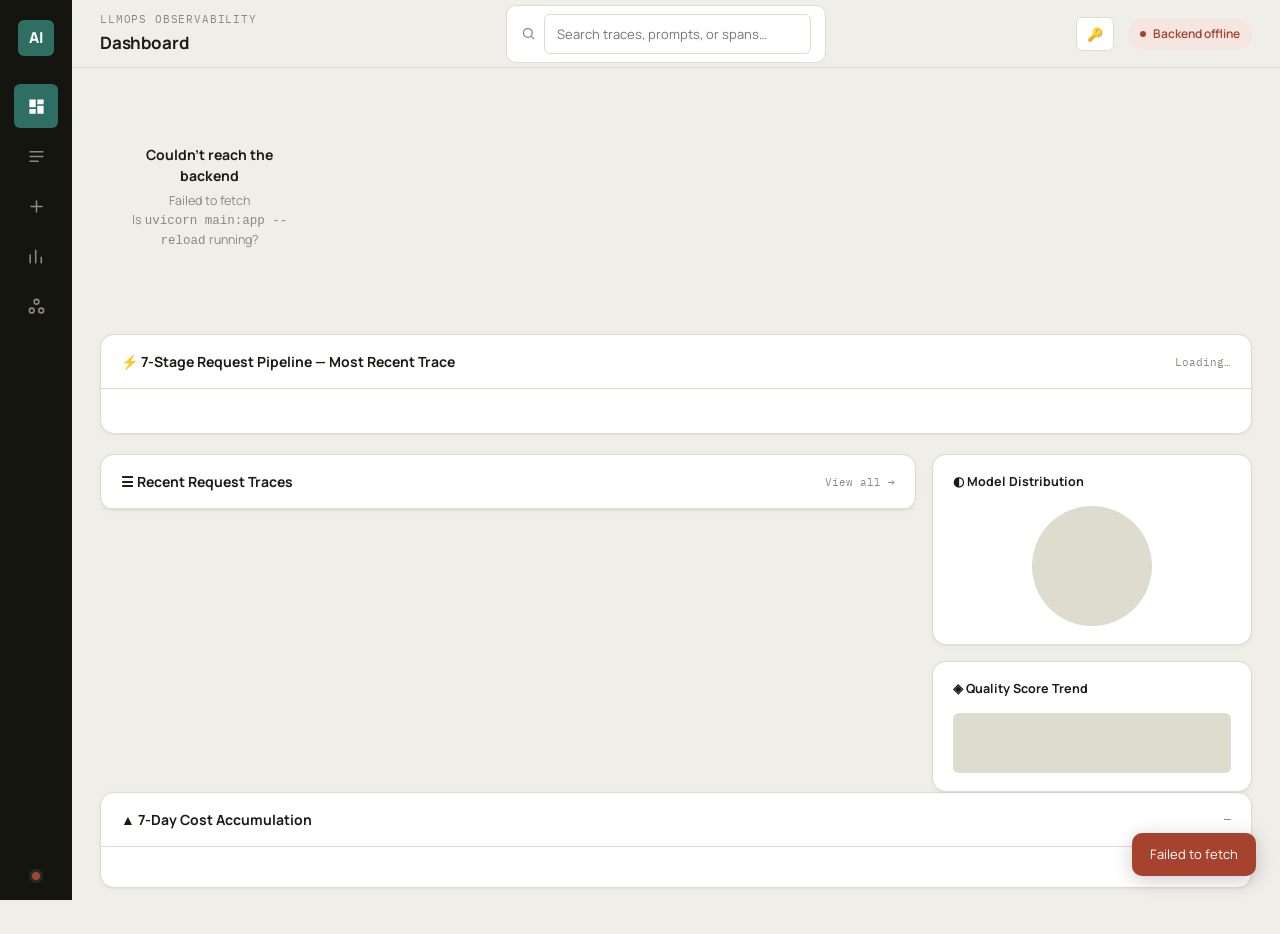
<file: frontend/index.html>
<!DOCTYPE html>
<html lang="en">
<head>
<meta charset="UTF-8" />
<meta name="viewport" content="width=device-width, initial-scale=1.0" />
<title>Dashboard — AI Trace Explorer</title>
<link rel="stylesheet" href="assets/style.css" />
</head>
<body>
<div id="app-shell"></div>

<script src="assets/app.js"></script>
<script>
const content = renderShell("dashboard", "Dashboard", "LLMOPS OBSERVABILITY");

content.innerHTML = `
  <div class="kpi-row" id="kpi-row">
    ${Array(5).fill(`<div class="card kpi-card"><div class="skel skel-text" style="width:60%"></div><div class="skel skel-kpi"></div></div>`).join("")}
  </div>

  <div class="card section">
    <div class="section-head">
      <h2>⚡ 7-Stage Request Pipeline — Most Recent Trace</h2>
      <span class="hint" id="pipeline-hint">Loading…</span>
    </div>
    <div class="pipeline-flow" id="pipeline-flow"></div>
  </div>

  <div class="grid-2col">
    <div class="card section">
      <div class="section-head">
        <h2>☰ Recent Request Traces</h2>
        <a href="traces.html" class="hint">View all →</a>
      </div>
      <div id="recent-table"></div>
    </div>

    <div style="display:flex;flex-direction:column;gap:16px;">
      <div class="card side-card">
        <h3>◐ Model Distribution</h3>
        <div id="model-donut"><div class="skel" style="width:120px;height:120px;border-radius:50%;margin:0 auto;"></div></div>
      </div>
      <div class="card side-card">
        <h3>◈ Quality Score Trend</h3>
        <div id="quality-trend"><div class="skel" style="height:60px;"></div></div>
      </div>
    </div>
  </div>

  <div class="card section">
    <div class="section-head">
      <h2>▲ 7-Day Cost Accumulation</h2>
      <span class="hint" id="cost-total-hint">—</span>
    </div>
    <div style="padding:20px;" id="cost-chart"></div>
  </div>
`;

async function loadDashboard() {
  try {
    const [perf, cost, latency, traces, models] = await Promise.all([
      apiGet("/analytics/performance?period=7d"),
      apiGet("/analytics/cost?period=7d"),
      apiGet("/analytics/latency?period=7d"),
      apiGet("/traces?page=1&limit=6"),
      apiGet("/models"),
    ]);

    renderKpis(perf, cost, latency);
    renderRecentTable(traces.traces);
    renderModelDonut(cost.by_model, models);
    renderQualityTrend(traces.traces);
    renderCostBars(cost.by_hour);

    if (traces.traces.length > 0) {
      await loadPipelineForTrace(traces.traces[0].id);
    } else {
      document.getElementById("pipeline-flow").innerHTML = emptyState(
        "No traces yet", "Send your first request to see the pipeline in action.",
        `<a href="new-request.html" class="btn btn-trace">+ New Request</a>`
      );
      document.getElementById("pipeline-hint").textContent = "";
    }
  } catch (err) {
    showToast(err.message, true);
    document.getElementById("kpi-row").innerHTML = errorState(err.message);
  }
}

function emptyState(title, desc, action) {
  return `<div class="empty-state">
    <svg class="icon" viewBox="0 0 24 24" fill="none"><circle cx="12" cy="12" r="9" stroke="currentColor" stroke-width="1.5"/><path d="M9 12h6M12 9v6" stroke="currentColor" stroke-width="1.5" stroke-linecap="round"/></svg>
    <h4>${title}</h4><p>${desc}</p>${action || ""}
  </div>`;
}
function errorState(msg) {
  return `<div class="empty-state"><h4>Couldn't reach the backend</h4><p>${escapeHtml(msg)}<br>Is <code>uvicorn main:app --reload</code> running?</p></div>`;
}

function renderKpis(perf, cost, latency) {
  const kpis = [
    { label: "Total Traces", value: perf.total_requests, delta: null },
    { label: "Avg Latency", value: fmtMs(latency.summary.avg_latency_ms), delta: null },
    { label: "Success Rate", value: `${perf.success_rate}%`, delta: null },
    { label: "Total Cost", value: fmtUsd(cost.total_cost_usd), delta: null },
    { label: "Active Models", value: Object.keys(cost.by_model).length, delta: null },
  ];
  document.getElementById("kpi-row").innerHTML = kpis.map(k => `
    <div class="card kpi-card">
      <div class="kpi-label">${k.label}</div>
      <div class="kpi-value mono">${k.value}</div>
    </div>
  `).join("");
}

function renderRecentTable(traces) {
  const el = document.getElementById("recent-table");
  if (!traces.length) { el.innerHTML = emptyState("No requests yet", "Your traces will show up here once you send one.", `<a href="new-request.html" class="btn btn-trace">+ New Request</a>`); return; }
  el.innerHTML = `
    <table>
      <thead><tr><th>Trace ID</th><th>Model</th><th>Latency</th><th>Cost</th><th>Status</th></tr></thead>
      <tbody>
        ${traces.map(t => `
          <tr onclick="window.location.href='trace.html?id=${t.id}'">
            <td class="trace-id mono">${t.id.slice(0, 8)}</td>
            <td>${escapeHtml(t.model_name)}</td>
            <td class="mono">${fmtMs(t.total_latency_ms)}</td>
            <td class="mono">${fmtUsd(t.cost_usd)}</td>
            <td>${statusBadge(t.status)}</td>
          </tr>
        `).join("")}
      </tbody>
    </table>
  `;
}

function statusBadge(status) {
  const map = { success: "success", error: "error", pending: "warning" };
  return `<span class="badge ${map[status] || "warning"}"><span class="dot"></span>${status}</span>`;
}

function renderModelDonut(byModel, allModels) {
  const palette = ["var(--trace)", "var(--ink-600)", "var(--warning)", "var(--success)", "var(--ink-400)"];
  const entries = Object.entries(byModel).sort((a, b) => b[1].requests - a[1].requests);
  const data = entries.length
    ? entries.map(([name, d], i) => ({ label: name, value: d.requests, color: palette[i % palette.length] }))
    : [{ label: "No data", value: 1, color: "var(--line)" }];
  renderDonut(document.getElementById("model-donut"), data);
}

function renderQualityTrend(traces) {
  // We don't have quality per list-row; fetch a couple of details lazily-free approach:
  // use latency as a lightweight proxy trend if evaluation not available inline.
  const values = traces.slice(0, 8).reverse().map(t => t.total_latency_ms || 0);
  renderSparkline(document.getElementById("quality-trend"), values);
}

function renderCostBars(byHour) {
  document.getElementById("cost-total-hint").textContent = `${byHour.length} data points`;
  const el = document.getElementById("cost-chart");
  if (!byHour.length) { el.innerHTML = emptyState("No cost data yet", "Cost trends appear once requests start coming in."); return; }
  const data = byHour.slice(-7).map(b => ({ label: b.bucket.slice(5, 10), value: b.cost_usd }));
  renderBarChart(el, data, fmtUsd);
}

async function loadPipelineForTrace(traceId) {
  const detail = await apiGet(`/traces/${traceId}`);
  const el = document.getElementById("pipeline-flow");
  document.getElementById("pipeline-hint").innerHTML = `<a href="trace.html?id=${traceId}" class="mono">${traceId.slice(0,8)} →</a>`;

  const maxDuration = Math.max(...detail.stages.map(s => s.duration_ms || 0), 1);
  el.innerHTML = detail.stages.map((s, i) => `
    ${i > 0 ? `<div class="stage-connector"><div class="pulse"></div></div>` : ""}
    <div class="stage-node ${s.status === "error" ? "error" : ""}">
      <div class="stage-top">
        <span class="stage-num">${i + 1}</span>
        <span class="stage-status-dot ${s.status === "error" ? "error" : ""}"></span>
      </div>
      <div class="stage-name">${stageLabel(s.stage_name)}</div>
      <div class="stage-time mono">${fmtMs(s.duration_ms)}</div>
      <div class="stage-bar"><div style="width:${((s.duration_ms||0)/maxDuration)*100}%"></div></div>
    </div>
  `).join("");
}

loadDashboard();
</script>
</body>
</html>
</file>
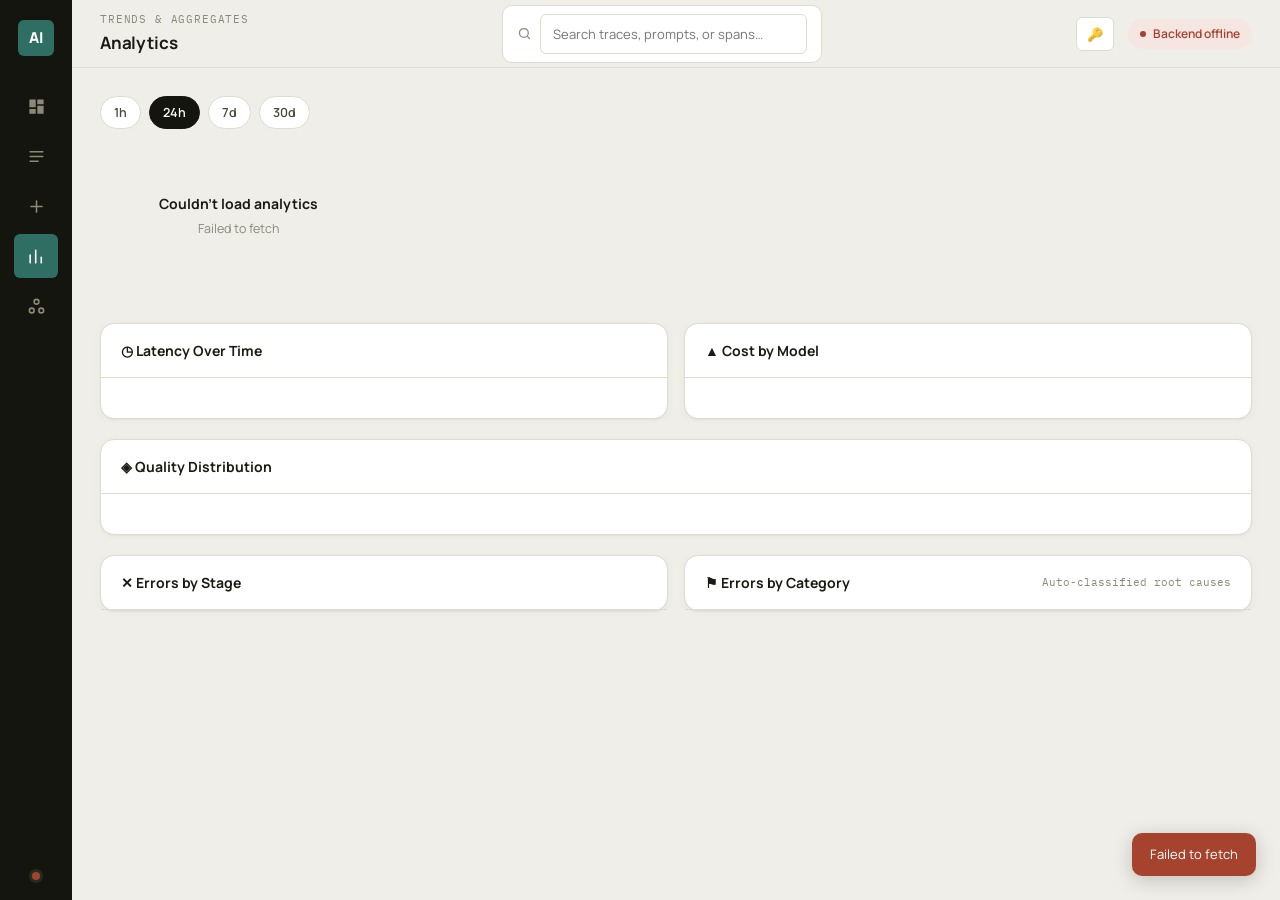
<file: frontend/analytics.html>
<!DOCTYPE html>
<html lang="en">
<head>
<meta charset="UTF-8" />
<meta name="viewport" content="width=device-width, initial-scale=1.0" />
<title>Analytics — AI Trace Explorer</title>
<link rel="stylesheet" href="assets/style.css" />
</head>
<body>
<div id="app-shell"></div>

<script src="assets/app.js"></script>
<script>
const content = renderShell("analytics", "Analytics", "TRENDS & AGGREGATES");

let period = "24h";

content.innerHTML = `
  <div class="page-toolbar">
    <div style="display:flex;gap:8px;" id="period-filters">
      ${["1h","24h","7d","30d"].map(p => `<button class="filter-chip ${p==="24h"?"active":""}" data-period="${p}">${p}</button>`).join("")}
    </div>
  </div>

  <div class="kpi-row" id="perf-kpis" style="grid-template-columns:repeat(4,1fr);"></div>

  <div class="grid-2col" style="grid-template-columns:1fr 1fr;">
    <div class="card section">
      <div class="section-head"><h2>◷ Latency Over Time</h2><span class="hint" id="slowest-hint"></span></div>
      <div style="padding:20px;" id="latency-chart"></div>
    </div>
    <div class="card section">
      <div class="section-head"><h2>▲ Cost by Model</h2></div>
      <div style="padding:20px;" id="cost-model-chart"></div>
    </div>
  </div>

  <div class="card section">
    <div class="section-head"><h2>◈ Quality Distribution</h2></div>
    <div style="padding:20px;" id="quality-dist"></div>
  </div>

  <div class="grid-2col" style="grid-template-columns:1fr 1fr;">
    <div class="card section">
      <div class="section-head"><h2>✕ Errors by Stage</h2></div>
      <div id="error-breakdown"></div>
    </div>
    <div class="card section">
      <div class="section-head"><h2>⚑ Errors by Category</h2><span class="hint">Auto-classified root causes</span></div>
      <div id="category-breakdown"></div>
    </div>
  </div>
`;

document.getElementById("period-filters").addEventListener("click", (e) => {
  const btn = e.target.closest(".filter-chip");
  if (!btn) return;
  document.querySelectorAll("#period-filters .filter-chip").forEach(c => c.classList.remove("active"));
  btn.classList.add("active");
  period = btn.dataset.period;
  load();
});

function emptyState(title, desc) {
  return `<div class="empty-state"><h4>${title}</h4><p>${desc}</p></div>`;
}

async function load() {
  document.getElementById("perf-kpis").innerHTML = Array(4).fill(`<div class="card kpi-card"><div class="skel skel-text" style="width:60%"></div><div class="skel skel-kpi"></div></div>`).join("");

  try {
    const [perf, cost, latency] = await Promise.all([
      apiGet(`/analytics/performance?period=${period}`),
      apiGet(`/analytics/cost?period=${period}`),
      apiGet(`/analytics/latency?period=${period}`),
    ]);

    document.getElementById("perf-kpis").innerHTML = `
      <div class="card kpi-card"><div class="kpi-label">Total Requests</div><div class="kpi-value mono">${perf.total_requests}</div></div>
      <div class="card kpi-card"><div class="kpi-label">Success Rate</div><div class="kpi-value mono">${perf.success_rate}%</div></div>
      <div class="card kpi-card"><div class="kpi-label">Requests / Hour</div><div class="kpi-value mono">${perf.throughput.requests_per_hour}</div></div>
      <div class="card kpi-card"><div class="kpi-label">Needs Review</div><div class="kpi-value mono">${perf.quality.needs_review_count}</div></div>
    `;

    document.getElementById("slowest-hint").textContent = latency.summary.slowest_stage
      ? `Slowest: ${stageLabel(latency.summary.slowest_stage)} (${fmtMs(latency.summary.slowest_stage_avg_ms)})` : "";

    const latEl = document.getElementById("latency-chart");
    if (!latency.data.length) latEl.innerHTML = emptyState("No latency data", "Send some requests to populate this chart.");
    else renderBarChart(latEl, latency.data.slice(-10).map(d => ({ label: d.bucket.slice(11,16), value: d.avg_latency_ms })), fmtMs);

    const costEl = document.getElementById("cost-model-chart");
    const modelEntries = Object.entries(cost.by_model);
    if (!modelEntries.length) costEl.innerHTML = emptyState("No cost data", "Cost breakdown appears once requests are made.");
    else renderBarChart(costEl, modelEntries.map(([name, d]) => ({ label: name.slice(0,10), value: d.cost_usd })), fmtUsd);

    const q = perf.quality;
    const qualEl = document.getElementById("quality-dist");
    const total = q.excellent_count + q.good_count + q.fair_count + q.poor_count;
    if (!total) qualEl.innerHTML = emptyState("No evaluations yet", "Quality scores appear after requests complete.");
    else {
      const bars = [
        { label: "Excellent", count: q.excellent_count, color: "var(--trace)" },
        { label: "Good", count: q.good_count, color: "var(--success)" },
        { label: "Fair", count: q.fair_count, color: "var(--warning)" },
        { label: "Poor", count: q.poor_count, color: "var(--error)" },
      ];
      qualEl.innerHTML = bars.map(b => `
        <div class="score-row">
          <span class="label">${b.label}</span>
          <div class="track"><div class="fill" style="width:${(b.count/total)*100}%;background:${b.color};"></div></div>
          <span class="val mono">${b.count}</span>
        </div>
      `).join("");
    }

    const errEl = document.getElementById("error-breakdown");
    const stages = Object.entries(perf.errors.by_stage);
    if (!stages.length) errEl.innerHTML = emptyState("No errors 🎉", "Every request in this period completed successfully.");
    else errEl.innerHTML = `<table><thead><tr><th>Stage</th><th>Failures</th></tr></thead><tbody>
      ${stages.map(([s,c]) => `<tr><td>${stageLabel(s)}</td><td class="mono">${c}</td></tr>`).join("")}
    </tbody></table>`;

    const catEl = document.getElementById("category-breakdown");
    const categories = Object.entries(perf.errors.by_category || {});
    if (!categories.length) catEl.innerHTML = emptyState("No classified failures", "Categories appear once a request fails and gets auto-classified.");
    else catEl.innerHTML = `<table><thead><tr><th>Category</th><th>Count</th></tr></thead><tbody>
      ${categories.sort((a,b) => b[1]-a[1]).map(([cat,c]) => `<tr><td>${escapeHtml(cat.replace(/_/g,' '))}</td><td class="mono">${c}</td></tr>`).join("")}
    </tbody></table>`;

  } catch (err) {
    showToast(err.message, true);
    document.getElementById("perf-kpis").innerHTML = emptyState("Couldn't load analytics", err.message);
  }
}

load();
</script>
</body>
</html>
</file>
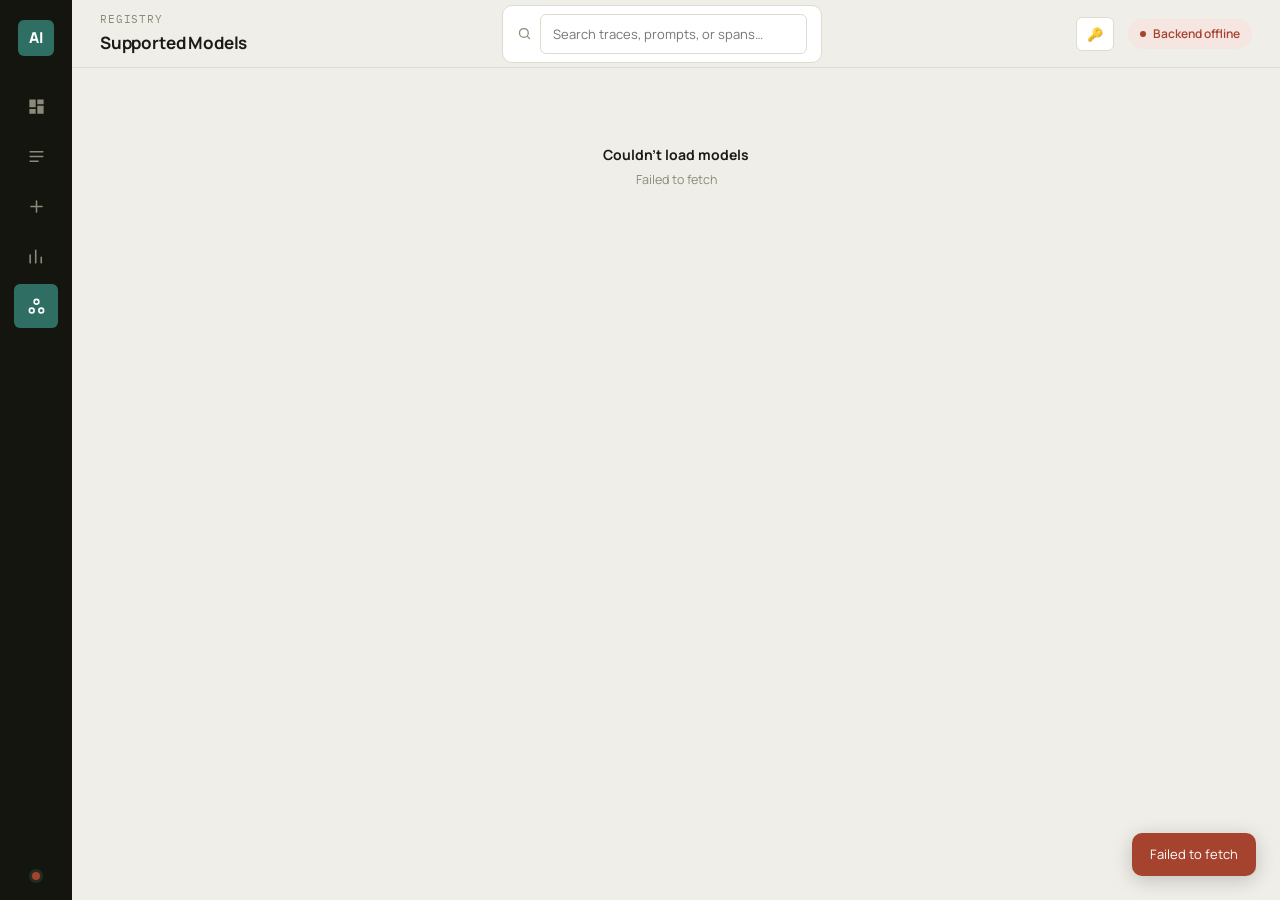
<file: frontend/models.html>
<!DOCTYPE html>
<html lang="en">
<head>
<meta charset="UTF-8" />
<meta name="viewport" content="width=device-width, initial-scale=1.0" />
<title>Models — AI Trace Explorer</title>
<link rel="stylesheet" href="assets/style.css" />
</head>
<body>
<div id="app-shell"></div>

<script src="assets/app.js"></script>
<script>
const content = renderShell("models", "Supported Models", "REGISTRY");

content.innerHTML = `<div class="model-grid" id="model-grid">
  ${Array(4).fill(`<div class="card model-card"><div class="skel skel-text" style="width:40%"></div><div class="skel skel-text" style="width:70%;height:18px;"></div><div class="skel skel-text"></div></div>`).join("")}
</div>`;

async function loadModels() {
  const el = document.getElementById("model-grid");
  try {
    const models = await apiGet("/models");
    if (!models.length) {
      el.innerHTML = `<div class="empty-state" style="grid-column:1/-1;"><h4>No models registered</h4><p>Models are seeded automatically when the backend starts.</p></div>`;
      return;
    }
    el.innerHTML = models.map(m => `
      <div class="card model-card">
        <div class="provider">${escapeHtml(m.provider)}</div>
        <h3>${escapeHtml(m.name)}</h3>
        <p>${escapeHtml(m.description || "No description available.")}</p>
        <div class="stats">
          <div><div class="stat-label">CONTEXT</div><div class="stat-val mono">${m.max_context_tokens ? (m.max_context_tokens/1000)+"K" : "—"}</div></div>
          <div><div class="stat-label">INPUT / 1K</div><div class="stat-val mono">${m.input_price_per_1k === 0 ? "Free" : fmtUsd(m.input_price_per_1k)}</div></div>
          <div><div class="stat-label">OUTPUT / 1K</div><div class="stat-val mono">${m.output_price_per_1k === 0 ? "Free" : fmtUsd(m.output_price_per_1k)}</div></div>
        </div>
      </div>
    `).join("");
  } catch (err) {
    el.innerHTML = `<div class="empty-state" style="grid-column:1/-1;"><h4>Couldn't load models</h4><p>${escapeHtml(err.message)}</p></div>`;
    showToast(err.message, true);
  }
}
loadModels();
</script>
</body>
</html>
</file>
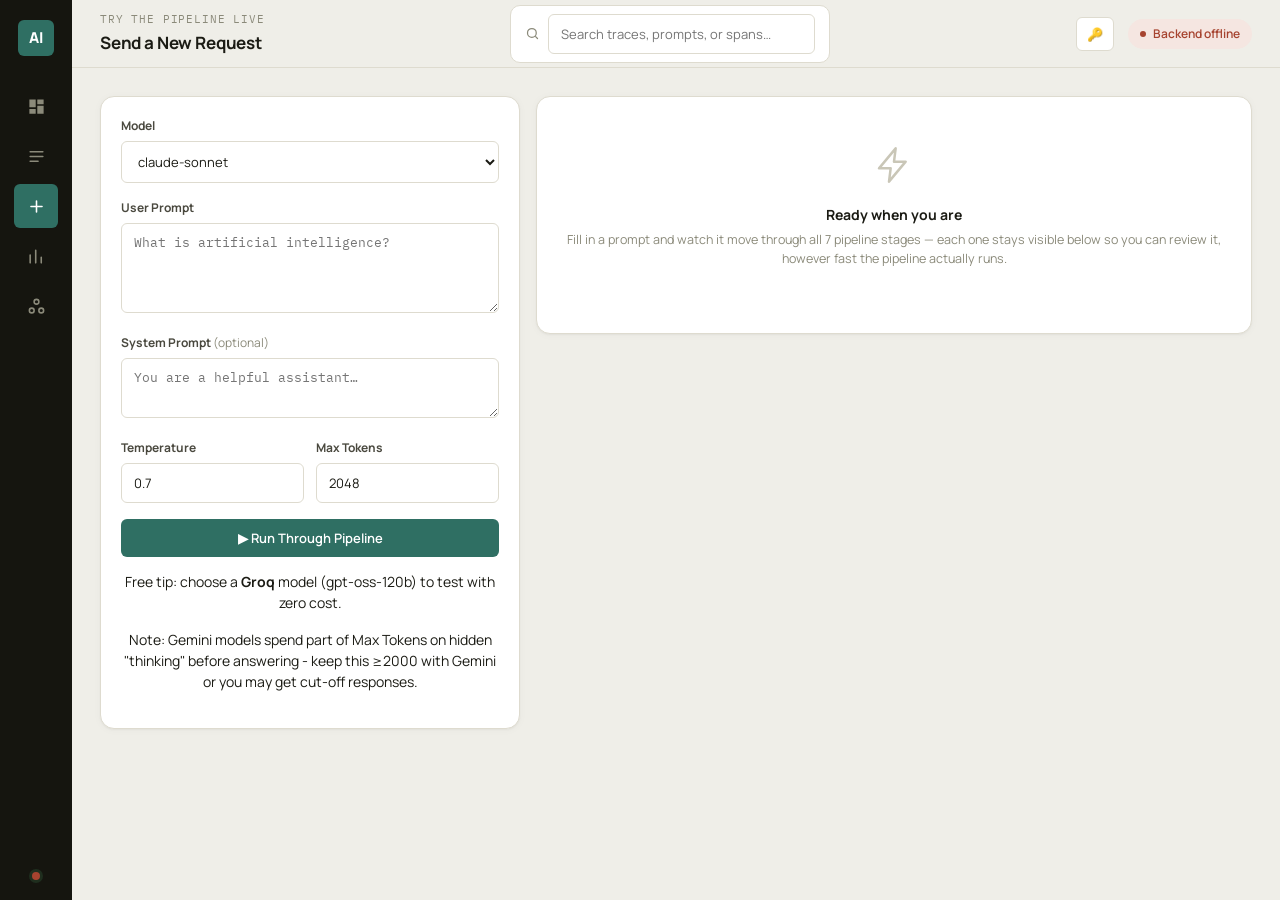
<file: frontend/new-request.html>
<!DOCTYPE html>
<html lang="en">
<head>
<meta charset="UTF-8" />
<meta name="viewport" content="width=device-width, initial-scale=1.0" />
<title>New Request — AI Trace Explorer</title>
<link rel="stylesheet" href="assets/style.css" />
</head>
<body>
<div id="app-shell"></div>

<script src="assets/app.js"></script>
<script>
const content = renderShell("new", "Send a New Request", "TRY THE PIPELINE LIVE");

content.innerHTML = `
  <div class="grid-2col" style="grid-template-columns: 420px 1fr;">
    <div class="card" style="padding:20px;">
      <form id="request-form">
        <div class="field">
          <label>Model</label>
          <select id="model-select"><option>Loading models…</option></select>
        </div>
        <div class="field">
          <label>User Prompt</label>
          <textarea id="user-prompt" placeholder="What is artificial intelligence?" required></textarea>
        </div>
        <div class="field">
          <label>System Prompt <span style="font-weight:400;color:var(--ink-400);">(optional)</span></label>
          <textarea id="system-prompt" style="min-height:60px;" placeholder="You are a helpful assistant…"></textarea>
        </div>
        <div class="field" style="display:flex;gap:12px;">
          <div style="flex:1;">
            <label>Temperature</label>
            <input type="number" id="temperature" value="0.7" step="0.1" min="0" max="2" />
          </div>
          <div style="flex:1;">
            <label>Max Tokens</label>
            <input type="number" id="max-tokens" value="2048" step="50" min="1" max="4096" />
          </div>
        </div>
        <button type="submit" class="btn btn-trace" style="width:100%;justify-content:center;" id="submit-btn">
          ▶ Run Through Pipeline
        </button>
        <p class="field help" style="text-align:center;">Free tip: choose a <b>Groq</b> model (gpt-oss-120b) to test with zero cost.</p>
        <p class="field help" style="text-align:center;">Note: Gemini models spend part of Max Tokens on hidden "thinking" before answering - keep this ≥2000 with Gemini or you may get cut-off responses.</p>
      </form>
    </div>

    <div class="card section" id="result-panel">
      <div class="empty-state">
        <svg class="icon" viewBox="0 0 24 24" fill="none"><path d="M13 2 3 14h7l-1 8 10-12h-7l1-8Z" stroke="currentColor" stroke-width="1.5" stroke-linejoin="round"/></svg>
        <h4>Ready when you are</h4>
        <p>Fill in a prompt and watch it move through all 7 pipeline stages — each one stays visible below so you can review it, however fast the pipeline actually runs.</p>
      </div>
    </div>
  </div>
`;

async function loadModels() {
  const select = document.getElementById("model-select");
  try {
    const models = await apiGet("/models");
    if (!models.length) { select.innerHTML = `<option value="">No models available</option>`; return; }
    select.innerHTML = models.map(m => `
      <option value="${m.name}">${m.name} — ${m.provider}${m.input_price_per_1k === 0 ? " (free)" : ""}</option>
    `).join("");
  } catch {
    select.innerHTML = `<option value="claude-sonnet">claude-sonnet</option><option value="gpt-oss-120b">gpt-oss-120b (free)</option>`;
  }
}
loadModels();

document.getElementById("request-form").addEventListener("submit", async (e) => {
  e.preventDefault();
  const btn = document.getElementById("submit-btn");
  const panel = document.getElementById("result-panel");

  const payload = {
    user_prompt: document.getElementById("user-prompt").value,
    model_name: document.getElementById("model-select").value,
    model_parameters: {
      temperature: parseFloat(document.getElementById("temperature").value),
      max_tokens: parseInt(document.getElementById("max-tokens").value),
    },
  };
  const sysPrompt = document.getElementById("system-prompt").value.trim();
  if (sysPrompt) payload.system_prompt = sysPrompt;

  btn.disabled = true;
  btn.textContent = "Running…";
  panel.innerHTML = buildLoadingPipeline();

  try {
    const result = await apiPost("/llm/request", payload);
    await animateStages(result.stages, payload);
    renderResult(result);
    showToast("Pipeline completed successfully");
  } catch (err) {
    panel.insertAdjacentHTML("beforeend", `<div class="empty-state"><h4>Request failed</h4><p>${escapeHtml(err.message)}</p></div>`);
    showToast(err.message, true);
  } finally {
    btn.disabled = false;
    btn.textContent = "▶ Run Through Pipeline";
  }
});

function buildLoadingPipeline() {
  const names = ["prompt_builder","tokenizer","llm_gateway","llm_call","response_parser","evaluator","cost_calculator"];
  return `
    <div class="section-head"><h2>⚡ Running Pipeline…</h2><span class="hint" id="pipeline-real-total"></span></div>
    <div class="pipeline-flow" id="live-pipeline">
      ${names.map((n, i) => `
        ${i > 0 ? `<div class="stage-connector"></div>` : ""}
        <div class="stage-node" id="live-stage-${i}">
          <div class="stage-top"><span class="stage-num">${i+1}</span><span class="stage-status-dot pending"></span></div>
          <div class="stage-name">${stageLabel(n)}</div>
          <div class="stage-time mono">waiting…</div>
          <div class="stage-bar"><div style="width:0%"></div></div>
        </div>
      `).join("")}
    </div>
    <div class="section-head"><h2>▤ What Happened — Live Log</h2><span class="hint">Stays visible after each stage finishes</span></div>
    <div class="visual-feed" id="visual-feed"></div>
  `;
}

const wait = (ms) => new Promise(r => setTimeout(r, ms));

// Creates a new persistent card in the feed for this stage and returns
// a handle to its body element + a function to mark it done with the
// REAL duration the backend measured for that stage.
function openStageCard(index, name) {
  const feed = document.getElementById("visual-feed");
  const card = document.createElement("div");
  card.className = "stage-visual-card";
  card.id = `visual-card-${index}`;
  card.innerHTML = `
    <div class="svc-head">
      <span class="stage-num">${index + 1}</span>
      <span class="svc-name">${stageLabel(name)}</span>
      <span class="svc-time mono" id="svc-time-${index}">running…</span>
    </div>
    <div class="svc-body" id="svc-body-${index}"></div>
  `;
  feed.appendChild(card);
  card.scrollIntoView({ behavior: "smooth", block: "nearest" });
  return document.getElementById(`svc-body-${index}`);
}
function closeStageCard(index, durationMs, isError) {
  const badge = document.getElementById(`svc-time-${index}`);
  if (!badge) return;
  badge.textContent = fmtMs(durationMs);
  badge.classList.add(isError ? "err" : "done");
}

// ============================================================
// Per-stage "inside the box" visualizations. Each writes into its own
// persistent card body and returns a Promise once its animation has
// played out — real data throughout, pacing is just for clarity.
// ============================================================

async function visualPromptBuilder(body, stage, payload) {
  const out = stage.output || {};
  const sources = [];
  if (payload.system_prompt) sources.push({ label: "System Prompt", text: payload.system_prompt });
  sources.push({ label: "User Prompt", text: payload.user_prompt });

  body.innerHTML = `
    <div class="visual-caption">Combining prompt pieces into one request</div>
    <div class="merge-row">
      ${sources.map((s, i) => `
        <div class="merge-block" style="animation-delay:${i * 0.12}s">
          <div class="mb-label">${escapeHtml(s.label)}</div>
          <div class="mb-text">${escapeHtml(truncate(s.text, 90))}</div>
        </div>
      `).join("")}
    </div>
    <svg class="merge-arrow-down" width="18" height="18" viewBox="0 0 24 24" fill="none"><path d="M12 4v14m0 0-5-5m5 5 5-5" stroke="currentColor" stroke-width="2" stroke-linecap="round" stroke-linejoin="round"/></svg>
    <div class="assembled-box" id="assembled-box-${stage.stage_name}"></div>
  `;
  await wait(500);

  const words = (out.formatted_prompt || "").split(/\s+/).filter(Boolean);
  const perWordDelay = Math.min(45, Math.max(900 / Math.max(words.length, 1), 12));
  const box = document.getElementById(`assembled-box-${stage.stage_name}`);
  box.innerHTML = words.map((w, i) =>
    `<span class="assemble-word" style="animation-delay:${i * perWordDelay}ms">${escapeHtml(w)}&nbsp;</span>`
  ).join("");
  await wait(words.length * perWordDelay + 350);
}

async function visualTokenizer(body, stage, promptStage) {
  const text = (promptStage.output || {}).formatted_prompt || "";
  const words = text.split(/\s+/).filter(Boolean);
  const estimated = (stage.output || {}).estimated_input_tokens ?? words.length;

  body.innerHTML = `
    <div class="visual-caption">Splitting the prompt into tokens the model will read</div>
    <div class="token-counter">Tokens counted: <span class="n mono" id="tok-count-${stage.stage_name}">0</span></div>
    <div class="token-stream" id="token-stream-${stage.stage_name}"></div>
    <div class="visual-caption">Illustrative word-level split — real subword tokenizers vary by model</div>
  `;
  const stream = document.getElementById(`token-stream-${stage.stage_name}`);
  const counter = document.getElementById(`tok-count-${stage.stage_name}`);
  const perTokenDelay = Math.min(45, Math.max(900 / Math.max(words.length, 1), 10));

  for (let i = 0; i < words.length; i++) {
    const chip = document.createElement("span");
    chip.className = `token-chip tk-${i % 6}`;
    chip.textContent = words[i];
    stream.appendChild(chip);
    counter.textContent = i + 1;
    await wait(perTokenDelay);
  }
  counter.textContent = estimated;
  await wait(250);
}

async function visualGateway(body, stage) {
  const out = stage.output || {};
  body.innerHTML = `
    <div class="visual-caption">Routing to the correct provider</div>
    <div class="route-diagram">
      <div class="route-pill mono">${escapeHtml(out.model_name || "model")}</div>
      <div class="route-line"></div>
      <div class="route-pill provider mono">${escapeHtml(out.provider || "provider")}</div>
    </div>
  `;
  await wait(650);
}

async function visualLLMCall(body, stage) {
  const out = stage.output || {};
  const isError = stage.status === "error";
  body.innerHTML = `
    <div class="visual-caption">Calling the model — this is the real network round-trip</div>
    <div class="calling-row" id="calling-row-${stage.stage_name}">
      <div class="spinner"></div>
      <span>Waiting on <span class="mono">${escapeHtml(out.provider_model_id || "the API")}</span>…</span>
    </div>
  `;
  const pacedWait = Math.min(Math.max((stage.duration_ms || 500) * 0.35, 400), 1200);
  await wait(pacedWait);

  const row = document.getElementById(`calling-row-${stage.stage_name}`);
  if (isError) {
    row.innerHTML = `<span style="color:var(--error);font-weight:700;">✕ Request failed</span>`;
    if (stage.error) {
      body.insertAdjacentHTML("beforeend", `<div class="code-block" style="margin-top:10px;color:#f5c9c0;">${escapeHtml(stage.error)}</div>`);
    }
  } else {
    row.innerHTML = `<div class="check-pop">✓</div><span>Response received — ${out.actual_output_tokens ?? "?"} tokens generated</span>`;
  }
  await wait(350);
}

async function visualParser(body, stage) {
  const out = stage.output || {};
  body.innerHTML = `<div class="visual-caption">Cleaning and validating the raw response</div>
    <div class="calling-row" id="parse-row-${stage.stage_name}"><div class="spinner"></div><span>Trimming whitespace, checking for truncation…</span></div>`;
  await wait(450);
  document.getElementById(`parse-row-${stage.stage_name}`).innerHTML =
    `<div class="check-pop">✓</div><span>Clean — ${out.response_length_words ?? "?"} words, ${out.was_truncated ? "truncated" : "complete"}</span>`;
  await wait(300);
}

async function visualEvaluator(body, stage) {
  const out = stage.output || {};
  const rows = [
    { label: "Answer Relevancy", value: out.answer_relevancy ?? 0 },
    { label: "Faithfulness", value: out.faithfulness_score ?? 0 },
    { label: "Hallucination Risk", value: out.hallucination_score ?? 0 },
  ];
  body.innerHTML = `
    <div class="visual-caption">Scoring response quality against the prompt</div>
    ${rows.map((r, i) => `
      <div style="display:flex;align-items:center;gap:12px;margin-bottom:6px;">
        <span style="width:150px;font-size:12.5px;">${r.label}</span>
        <div class="visual-score-track"><div class="visual-score-fill" id="vs-${stage.stage_name}-${i}"></div></div>
        <span class="mono" id="vs-val-${stage.stage_name}-${i}" style="width:40px;text-align:right;font-size:12px;">0%</span>
      </div>
    `).join("")}
  `;
  await wait(150);
  rows.forEach((r, i) => {
    document.getElementById(`vs-${stage.stage_name}-${i}`).style.width = `${r.value * 100}%`;
    document.getElementById(`vs-val-${stage.stage_name}-${i}`).textContent = fmtPct(r.value);
  });
  await wait(750);
}

async function visualCost(body, stage) {
  const target = (stage.output || {}).total_cost_usd ?? 0;
  body.innerHTML = `
    <div class="visual-caption">Calculating cost from real token usage</div>
    <div class="cost-countup" id="cost-val-${stage.stage_name}">$0.000000</div>
  `;
  const el = document.getElementById(`cost-val-${stage.stage_name}`);
  const steps = 16;
  for (let i = 1; i <= steps; i++) {
    el.textContent = `$${((target / steps) * i).toFixed(6)}`;
    await wait(20);
  }
  el.textContent = target === 0 ? "$0.00 (free tier)" : `$${target.toFixed(6)}`;
  await wait(350);
}

// ============================================================
// Runs every stage's visualization IN ORDER, but crucially: each one
// gets its own permanent card appended to the feed, so earlier stages
// never get erased. The pipeline itself may have finished in under a
// second — this just paces the reveal so nothing flashes by unseen.
// ============================================================
async function animateStages(stages, payload) {
  const startTime = performance.now();
  for (let i = 0; i < stages.length; i++) {
    const s = stages[i];
    const node = document.getElementById(`live-stage-${i}`);
    if (node) node.classList.add("active");

    const body = openStageCard(i, s.stage_name);

    try {
      if (s.stage_name === "prompt_builder") await visualPromptBuilder(body, s, payload);
      else if (s.stage_name === "tokenizer") await visualTokenizer(body, s, stages[0]);
      else if (s.stage_name === "llm_gateway") await visualGateway(body, s);
      else if (s.stage_name === "llm_call") await visualLLMCall(body, s);
      else if (s.stage_name === "response_parser") await visualParser(body, s);
      else if (s.stage_name === "evaluator") await visualEvaluator(body, s);
      else if (s.stage_name === "cost_calculator") await visualCost(body, s);
    } catch { /* visualization is best-effort; never block the real result */ }

    closeStageCard(i, s.duration_ms, s.status === "error");

    if (node) {
      node.classList.remove("active");
      node.classList.toggle("error", s.status === "error");
      node.querySelector(".stage-status-dot").className = `stage-status-dot ${s.status === "error" ? "error" : ""}`;
      node.querySelector(".stage-time").textContent = fmtMs(s.duration_ms);
      node.querySelector(".stage-bar > div").style.width = "100%";
    }

    if (s.status === "error") break;
  }
  const realTotal = stages.reduce((sum, s) => sum + (s.duration_ms || 0), 0);
  const hint = document.getElementById("pipeline-real-total");
  if (hint) hint.textContent = `Real pipeline time: ${fmtMs(realTotal)}`;
}

function renderResult(result) {
  const panel = document.getElementById("result-panel");
  if (result.status === "error") {
    panel.insertAdjacentHTML("beforeend", `
      <div class="empty-state">
        <h4>Failed at stage: ${escapeHtml(result.failed_stage || "unknown")}</h4>
        <p>${escapeHtml(result.error || "")}</p>
      </div>`);
    return;
  }

  const evalData = result.evaluation;
  panel.insertAdjacentHTML("beforeend", `
    <div style="padding:20px;border-top:1px solid var(--line);">
      <div class="io-label">Response</div>
      <div class="code-block" style="margin-bottom:16px;">${escapeHtml(result.response)}</div>

      <div style="display:flex;gap:24px;flex-wrap:wrap;margin-bottom:16px;">
        <div><div class="io-label">Latency</div><div class="mono" style="font-weight:700;">${fmtMs(result.total_latency_ms)}</div></div>
        <div><div class="io-label">Tokens</div><div class="mono" style="font-weight:700;">${result.metrics.input_tokens} in / ${result.metrics.output_tokens} out</div></div>
        <div><div class="io-label">Cost</div><div class="mono" style="font-weight:700;">${fmtUsd(result.metrics.cost_usd)}</div></div>
        ${evalData ? `<div><div class="io-label">Quality</div><span class="badge ${evalData.needs_review ? 'warning' : 'success'}"><span class="dot"></span>${evalData.quality_level}</span></div>` : ""}
      </div>

      <a href="trace.html?id=${result.trace_id}" class="btn btn-ghost">View Full Trace →</a>
    </div>
  `);
}
</script>
</body>
</html>
</file>
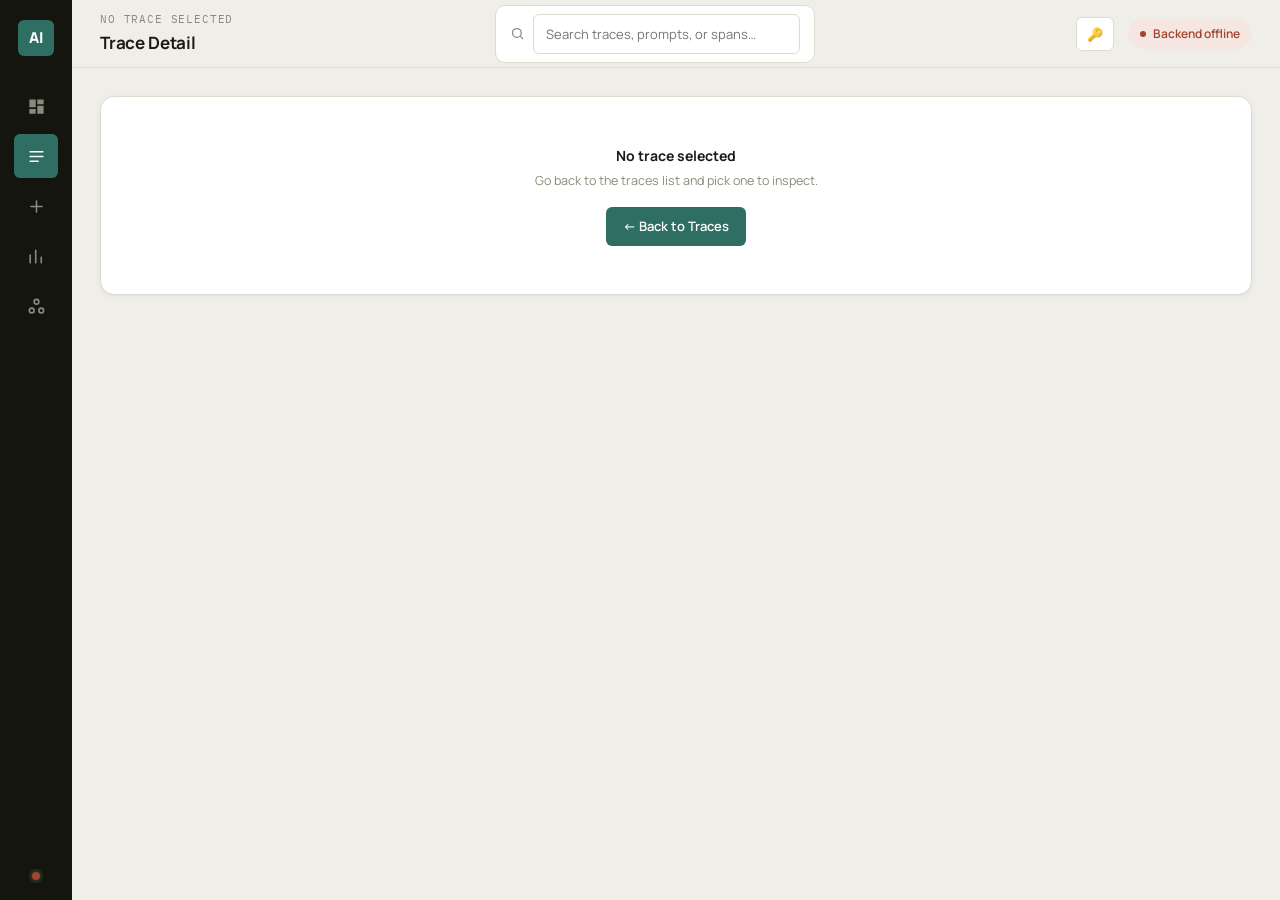
<file: frontend/trace.html>
<!DOCTYPE html>
<html lang="en">
<head>
<meta charset="UTF-8" />
<meta name="viewport" content="width=device-width, initial-scale=1.0" />
<title>Trace Detail — AI Trace Explorer</title>
<link rel="stylesheet" href="assets/style.css" />
</head>
<body>
<div id="app-shell"></div>

<script src="assets/app.js"></script>
<script>
const params = new URLSearchParams(window.location.search);
const traceId = params.get("id");

const content = renderShell("traces", "Trace Detail", traceId ? traceId : "NO TRACE SELECTED");

if (!traceId) {
  content.innerHTML = `<div class="card"><div class="empty-state">
    <h4>No trace selected</h4><p>Go back to the traces list and pick one to inspect.</p>
    <a href="traces.html" class="btn btn-trace">← Back to Traces</a>
  </div></div>`;
} else {
  content.innerHTML = `
    <div style="display:flex;justify-content:space-between;align-items:center;margin-bottom:14px;">
      <a href="traces.html" class="hint">← Back to all traces</a>
      <div style="display:flex;gap:8px;">
        <button class="btn btn-ghost" id="export-json-btn">⬇ Export JSON</button>
        <button class="btn btn-ghost" id="export-csv-btn">⬇ Export Stages CSV</button>
      </div>
    </div>
    <div class="card" style="padding:20px;margin-bottom:16px;" id="summary-card">
      <div class="skel skel-text" style="width:40%"></div>
    </div>
    <div class="card section" style="margin-bottom:16px;">
      <div class="section-head"><h2>⚡ Pipeline Flow</h2><span class="hint" id="total-latency-hint"></span></div>
      <div class="pipeline-flow" id="pipeline-flow"></div>
    </div>
    <div class="grid-2col">
      <div class="card section">
        <div class="section-head"><h2>▤ Stage-by-Stage Detail</h2></div>
        <div id="stage-details"></div>
      </div>
      <div style="display:flex;flex-direction:column;gap:16px;">
        <div class="card side-card">
          <h3>◈ Evaluation Scores</h3>
          <div id="eval-scores"></div>
        </div>
        <div class="card side-card">
          <h3>✎ Full Response</h3>
          <div id="full-response" class="code-block" style="max-height:220px;overflow-y:auto;"></div>
        </div>
      </div>
    </div>
  `;
  loadTrace();

  document.getElementById("export-json-btn").addEventListener("click", () => downloadExport("json"));
  document.getElementById("export-csv-btn").addEventListener("click", () => downloadExport("csv"));
}

function downloadExport(format) {
  const url = `http://localhost:8000/api/v1/traces/${traceId}/export?format=${format}`;
  fetch(url, { headers: apiHeaders() })
    .then(res => {
      if (!res.ok) throw new Error(`Export failed (${res.status})`);
      const cd = res.headers.get("Content-Disposition") || "";
      const match = cd.match(/filename=(.+)/);
      return res.blob().then(blob => ({ blob, filename: match ? match[1] : `trace.${format}` }));
    })
    .then(({ blob, filename }) => {
      const url2 = window.URL.createObjectURL(blob);
      const a = document.createElement("a");
      a.href = url2; a.download = filename;
      document.body.appendChild(a); a.click(); a.remove();
      window.URL.revokeObjectURL(url2);
      showToast("Export downloaded");
    })
    .catch(err => showToast(err.message, true));
}

function statusBadge(status) {
  const map = { success: "success", error: "error", pending: "warning" };
  return `<span class="badge ${map[status] || "warning"}"><span class="dot"></span>${status}</span>`;
}

async function loadTrace() {
  try {
    const t = await apiGet(`/traces/${traceId}`);
    renderSummary(t);
    renderFailureBanner(t);
    renderPipeline(t);
    renderStageDetails(t);
    renderEvaluation(t.evaluation);
    document.getElementById("full-response").textContent = t.full_response || (t.error_message || "No response.");
  } catch (err) {
    document.getElementById("summary-card").innerHTML = `<div class="empty-state"><h4>Trace not found</h4><p>${escapeHtml(err.message)}</p></div>`;
    showToast(err.message, true);
  }
}

function renderFailureBanner(t) {
  const summaryCard = document.getElementById("summary-card");
  if (t.status !== "error" || !t.failure_category) return;
  const banner = document.createElement("div");
  banner.className = "card";
  banner.style.cssText = "padding:16px 20px;margin-top:12px;border-left:3px solid var(--error);background:var(--error-soft);";
  banner.innerHTML = `
    <div style="display:flex;align-items:center;gap:10px;margin-bottom:6px;">
      <span class="badge error"><span class="dot"></span>${escapeHtml(t.failure_category.replace(/_/g, ' '))}</span>
      <span style="font-size:11px;color:var(--ink-400);">Classified automatically from the error message</span>
    </div>
    ${t.failure_evidence ? `<div class="mono" style="font-size:11.5px;color:var(--ink-600);margin-bottom:8px;">Evidence: "${escapeHtml(t.failure_evidence)}"</div>` : ""}
    ${t.suggested_fix ? `<div style="font-size:12.5px;"><b>Suggested fix:</b> ${escapeHtml(t.suggested_fix)}</div>` : ""}
  `;
  summaryCard.insertAdjacentElement("afterend", banner);
}

function renderSummary(t) {
  document.getElementById("summary-card").innerHTML = `
    <div style="display:flex;justify-content:space-between;align-items:flex-start;gap:20px;flex-wrap:wrap;">
      <div style="flex:1;min-width:260px;">
        <div class="io-label">User Prompt</div>
        <div style="font-size:14px;font-weight:600;line-height:1.5;">${escapeHtml(t.user_prompt)}</div>
      </div>
      <div style="display:flex;gap:22px;flex-wrap:wrap;">
        <div><div class="io-label">Model</div><div class="mono" style="font-weight:600;">${escapeHtml(t.model_name)}</div></div>
        <div><div class="io-label">Status</div>${statusBadge(t.status)}</div>
        <div><div class="io-label">Tokens</div><div class="mono">${(t.input_tokens||0)} in / ${(t.output_tokens||0)} out</div></div>
        <div><div class="io-label">Cost</div><div class="mono">${fmtUsd(t.cost_usd)}</div></div>
      </div>
    </div>
  `;
}

function renderPipeline(t) {
  document.getElementById("total-latency-hint").textContent = `Total: ${fmtMs(t.total_latency_ms)}`;
  const maxDuration = Math.max(...t.stages.map(s => s.duration_ms || 0), 1);
  document.getElementById("pipeline-flow").innerHTML = t.stages.map((s, i) => `
    ${i > 0 ? `<div class="stage-connector">${s.status !== "error" ? `<div class="pulse"></div>` : ""}</div>` : ""}
    <div class="stage-node ${s.status === "error" ? "error" : ""}" onclick="toggleStage(${i})">
      <div class="stage-top">
        <span class="stage-num">${i + 1}</span>
        <span class="stage-status-dot ${s.status === "error" ? "error" : ""}"></span>
      </div>
      <div class="stage-name">${stageLabel(s.stage_name)}</div>
      <div class="stage-time mono">${fmtMs(s.duration_ms)}</div>
      <div class="stage-bar"><div style="width:${((s.duration_ms||0)/maxDuration)*100}%"></div></div>
    </div>
  `).join("");
}

function renderStageDetails(t) {
  const el = document.getElementById("stage-details");
  el.innerHTML = t.stages.map((s, i) => `
    <div class="stage-detail-card">
      <div class="stage-detail-head" id="head-${i}" onclick="toggleStage(${i})">
        <span class="stage-num" style="background:${s.status === 'error' ? 'var(--error)' : 'var(--ink-900)'}">${i + 1}</span>
        <div>
          <div style="font-weight:700;font-size:13px;">${stageLabel(s.stage_name)}</div>
          <div class="mono" style="font-size:11px;color:var(--ink-400);">${fmtMs(s.duration_ms)} · ${s.status}</div>
        </div>
        <svg class="chevron" width="16" height="16" viewBox="0 0 24 24" fill="none"><path d="m9 6 6 6-6 6" stroke="currentColor" stroke-width="2" stroke-linecap="round"/></svg>
      </div>
      <div class="stage-detail-body" id="body-${i}">
        ${s.error_message ? `<div class="io-label" style="color:var(--error);">Error</div><div class="code-block" style="color:#f5c9c0;">${escapeHtml(s.error_message)}</div>` : ""}
        <div class="io-grid">
          <div><div class="io-label">Input</div><div class="code-block">${escapeHtml(JSON.stringify(s.stage_input, null, 2))}</div></div>
          <div><div class="io-label">Output</div><div class="code-block">${escapeHtml(JSON.stringify(s.stage_output, null, 2))}</div></div>
        </div>
      </div>
    </div>
  `).join("");
}

function toggleStage(i) {
  document.getElementById(`head-${i}`).classList.toggle("open");
  document.getElementById(`body-${i}`).classList.toggle("open");
}

function renderEvaluation(evalData) {
  const el = document.getElementById("eval-scores");
  if (!evalData) { el.innerHTML = `<p style="color:var(--ink-400);font-size:12.5px;">No evaluation available (request may have failed before scoring).</p>`; return; }
  const rows = [
    { label: "Answer Relevancy", value: evalData.answer_relevancy },
    { label: "Faithfulness", value: evalData.faithfulness_score },
    { label: "Hallucination Risk", value: evalData.hallucination_score, invert: true },
  ];
  el.innerHTML = `
    <div style="margin-bottom:12px;">
      <span class="badge ${evalData.needs_review ? 'warning' : 'success'}">
        <span class="dot"></span>${evalData.quality_level} ${evalData.needs_review ? "· needs review" : ""}
      </span>
    </div>
    ${rows.map(r => `
      <div class="score-row">
        <span class="label">${r.label}</span>
        <div class="track"><div class="fill" style="width:${r.value*100}%; background:${r.invert && r.value > 0.4 ? 'var(--error)' : 'var(--trace)'};"></div></div>
        <span class="val mono">${fmtPct(r.value)}</span>
      </div>
    `).join("")}
  `;
}
</script>
</body>
</html>
</file>
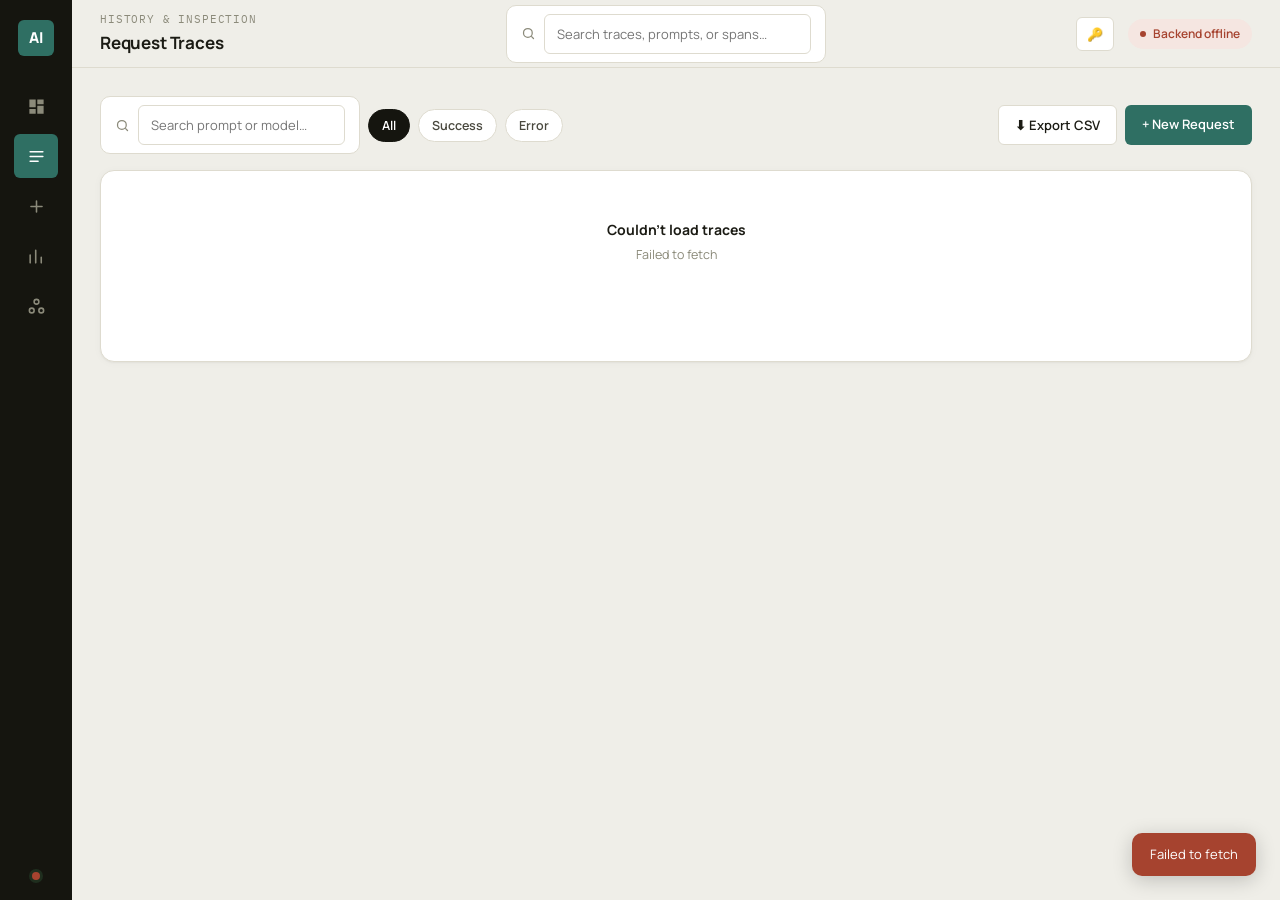
<file: frontend/traces.html>
<!DOCTYPE html>
<html lang="en">
<head>
<meta charset="UTF-8" />
<meta name="viewport" content="width=device-width, initial-scale=1.0" />
<title>Traces — AI Trace Explorer</title>
<link rel="stylesheet" href="assets/style.css" />
</head>
<body>
<div id="app-shell"></div>

<script src="assets/app.js"></script>
<script>
const content = renderShell("traces", "Request Traces", "HISTORY & INSPECTION");

const urlParams = new URLSearchParams(window.location.search);
let state = { page: 1, limit: 15, status: null, model: null, search: urlParams.get("search") || "" };

content.innerHTML = `
  <div class="page-toolbar">
    <div style="display:flex;gap:8px;align-items:center;flex-wrap:wrap;">
      <div class="search-box" style="width:260px;">
        <svg viewBox="0 0 24 24" fill="none"><circle cx="11" cy="11" r="7" stroke="currentColor" stroke-width="2"/><path d="m20 20-3-3" stroke="currentColor" stroke-width="2" stroke-linecap="round"/></svg>
        <input type="text" id="page-search" placeholder="Search prompt or model…" value="${escapeHtml(state.search)}" />
      </div>
      <div style="display:flex;gap:8px;" id="status-filters">
        <button class="filter-chip ${!state.status ? 'active' : ''}" data-status="">All</button>
        <button class="filter-chip" data-status="success">Success</button>
        <button class="filter-chip" data-status="error">Error</button>
      </div>
    </div>
    <div style="display:flex;gap:8px;">
      <button class="btn btn-ghost" id="export-btn">⬇ Export CSV</button>
      <a href="new-request.html" class="btn btn-trace">+ New Request</a>
    </div>
  </div>
  <div class="card">
    <div id="traces-table"></div>
    <div class="pagination" id="pagination"></div>
  </div>
`;

document.getElementById("status-filters").addEventListener("click", (e) => {
  const btn = e.target.closest(".filter-chip");
  if (!btn) return;
  document.querySelectorAll(".filter-chip").forEach(c => c.classList.remove("active"));
  btn.classList.add("active");
  state.status = btn.dataset.status || null;
  state.page = 1;
  load();
});

let searchDebounce;
document.getElementById("page-search").addEventListener("input", (e) => {
  clearTimeout(searchDebounce);
  searchDebounce = setTimeout(() => {
    state.search = e.target.value.trim();
    state.page = 1;
    load();
  }, 350);
});

document.getElementById("export-btn").addEventListener("click", () => {
  let path = `http://localhost:8000/api/v1/traces/export?format=csv`;
  if (state.status) path += `&status=${state.status}`;
  if (state.model) path += `&model=${state.model}`;
  if (state.search) path += `&search=${encodeURIComponent(state.search)}`;
  fetch(path, { headers: apiHeaders() })
    .then(res => {
      if (!res.ok) throw new Error(`Export failed (${res.status})`);
      return res.blob();
    })
    .then(blob => {
      const url = window.URL.createObjectURL(blob);
      const a = document.createElement("a");
      a.href = url; a.download = "traces_export.csv";
      document.body.appendChild(a); a.click(); a.remove();
      window.URL.revokeObjectURL(url);
      showToast("Export downloaded");
    })
    .catch(err => showToast(err.message, true));
});

function statusBadge(status) {
  const map = { success: "success", error: "error", pending: "warning" };
  return `<span class="badge ${map[status] || "warning"}"><span class="dot"></span>${status}</span>`;
}

async function load() {
  const tableEl = document.getElementById("traces-table");
  tableEl.innerHTML = Array(6).fill(`<div style="padding:14px 20px;"><div class="skel skel-text"></div></div>`).join("");

  try {
    let path = `/traces?page=${state.page}&limit=${state.limit}`;
    if (state.status) path += `&status=${state.status}`;
    if (state.model) path += `&model=${state.model}`;
    if (state.search) path += `&search=${encodeURIComponent(state.search)}`;

    const data = await apiGet(path);

    if (!data.traces.length) {
      tableEl.innerHTML = `<div class="empty-state">
        <h4>No traces found</h4>
        <p>${state.search ? `No results for "${escapeHtml(state.search)}". Try a different search.` : "Try a different filter, or send a new request."}</p>
        <a href="new-request.html" class="btn btn-trace">+ New Request</a>
      </div>`;
      document.getElementById("pagination").innerHTML = "";
      return;
    }

    tableEl.innerHTML = `
      <table>
        <thead><tr>
          <th>Trace ID</th><th>Prompt</th><th>Model</th><th>Tokens</th>
          <th>Latency</th><th>Cost</th><th>When</th><th>Status</th>
        </tr></thead>
        <tbody>
          ${data.traces.map(t => `
            <tr onclick="window.location.href='trace.html?id=${t.id}'">
              <td class="trace-id mono">${t.id.slice(0, 8)}</td>
              <td>${escapeHtml(truncate(t.user_prompt, 42))}</td>
              <td>${escapeHtml(t.model_name)}</td>
              <td class="mono">${(t.input_tokens||0) + (t.output_tokens||0) || "—"}</td>
              <td class="mono">${fmtMs(t.total_latency_ms)}</td>
              <td class="mono">${fmtUsd(t.cost_usd)}</td>
              <td class="mono" style="color:var(--ink-400);font-size:11.5px;">${fmtRelTime(t.timestamp)}</td>
              <td>${statusBadge(t.status)}${t.failure_category ? ` <span class="mono" style="font-size:10px;color:var(--ink-400);">${escapeHtml(t.failure_category.replace(/_/g,' '))}</span>` : ""}</td>
            </tr>
          `).join("")}
        </tbody>
      </table>
    `;

    renderPagination(data.pagination);
  } catch (err) {
    tableEl.innerHTML = `<div class="empty-state"><h4>Couldn't load traces</h4><p>${escapeHtml(err.message)}</p></div>`;
    showToast(err.message, true);
  }
}

function renderPagination(p) {
  const el = document.getElementById("pagination");
  if (p.pages <= 1) { el.innerHTML = ""; return; }
  let btns = "";
  btns += `<button class="page-btn" ${p.page === 1 ? "disabled" : ""} onclick="goPage(${p.page - 1})">‹</button>`;
  for (let i = 1; i <= p.pages; i++) {
    if (p.pages > 7 && Math.abs(i - p.page) > 2 && i !== 1 && i !== p.pages) {
      if (i === 2 || i === p.pages - 1) btns += `<span style="color:var(--ink-400);">…</span>`;
      continue;
    }
    btns += `<button class="page-btn ${i === p.page ? "active" : ""}" onclick="goPage(${i})">${i}</button>`;
  }
  btns += `<button class="page-btn" ${p.page === p.pages ? "disabled" : ""} onclick="goPage(${p.page + 1})">›</button>`;
  el.innerHTML = btns;
}

function goPage(n) { state.page = n; load(); }

load();
</script>
</body>
</html>
</file>
<file: frontend/assets/style.css>
/* ============================================================
   AI TRACE EXPLORER — Design System
   ============================================================ */

@import url('https://fonts.googleapis.com/css2?family=Manrope:wght@400;500;600;700;800&family=IBM+Plex+Mono:wght@400;500;600&display=swap');

:root {
  --paper: #efeee8;
  --surface: #fbfaf7;
  --surface-raised: #ffffff;
  --ink-900: #15150f;
  --ink-800: #1b1b14;
  --ink-600: #4a493f;
  --ink-400: #8b8a7a;
  --line: #dedbcf;
  --line-strong: #c9c6b7;

  --trace: #2f6f63;
  --trace-soft: #e3ede9;
  --success: #3f7a4e;
  --success-soft: #e6efe4;
  --warning: #b08628;
  --warning-soft: #f6eedd;
  --error: #a6432f;
  --error-soft: #f5e6e1;

  --font-ui: 'Manrope', sans-serif;
  --font-mono: 'IBM Plex Mono', monospace;

  --radius-sm: 6px;
  --radius-md: 10px;
  --radius-lg: 14px;
  --shadow-card: 0 1px 2px rgba(21, 21, 15, 0.04), 0 1px 8px rgba(21, 21, 15, 0.03);
  --sidebar-w: 72px;
}

* { box-sizing: border-box; }
html, body { margin: 0; padding: 0; }
body {
  background: var(--paper); color: var(--ink-800); font-family: var(--font-ui);
  font-size: 14px; line-height: 1.5; -webkit-font-smoothing: antialiased;
}
a { color: inherit; text-decoration: none; }
button { font-family: inherit; cursor: pointer; }
.mono { font-family: var(--font-mono); font-feature-settings: "tnum"; }

/* ============ APP SHELL ============ */
#app-shell { display: flex; min-height: 100vh; }
.rail {
  width: var(--sidebar-w); background: var(--ink-900); display: flex; flex-direction: column;
  align-items: center; padding: 20px 0; gap: 28px; flex-shrink: 0; position: sticky; top: 0; height: 100vh;
}
.rail-logo {
  width: 36px; height: 36px; background: var(--trace); border-radius: var(--radius-sm);
  display: flex; align-items: center; justify-content: center; color: #fff; font-weight: 800; font-size: 15px;
}
.rail-nav { display: flex; flex-direction: column; gap: 6px; flex: 1; }
.rail-link {
  width: 44px; height: 44px; border-radius: var(--radius-sm); display: flex; align-items: center;
  justify-content: center; color: #8b8a7a; transition: background 0.15s ease, color 0.15s ease; position: relative;
}
.rail-link:hover { background: rgba(255,255,255,0.06); color: #fff; }
.rail-link.active { background: var(--trace); color: #fff; }
.rail-link svg { width: 19px; height: 19px; }
.rail-link .tooltip {
  position: absolute; left: 56px; top: 50%; transform: translateY(-50%); background: var(--ink-900); color: #fff;
  padding: 6px 10px; font-size: 12px; border-radius: var(--radius-sm); white-space: nowrap;
  opacity: 0; pointer-events: none; transition: opacity 0.15s ease; z-index: 20;
}
.rail-link:hover .tooltip { opacity: 1; }
.rail-status { width: 8px; height: 8px; border-radius: 50%; background: var(--success); box-shadow: 0 0 0 3px rgba(63,122,78,0.25); }

.main { flex: 1; min-width: 0; }
.topbar {
  height: 68px; display: flex; align-items: center; justify-content: space-between; padding: 0 28px;
  border-bottom: 1px solid var(--line); background: var(--paper); position: sticky; top: 0; z-index: 10;
}
.topbar-title { display: flex; flex-direction: column; gap: 2px; }
.topbar-title h1 { font-size: 17px; font-weight: 700; margin: 0; letter-spacing: -0.01em; }
.topbar-title .eyebrow { font-family: var(--font-mono); font-size: 10.5px; letter-spacing: 0.08em; text-transform: uppercase; color: var(--ink-400); }
.search-box {
  display: flex; align-items: center; gap: 8px; background: var(--surface-raised); border: 1px solid var(--line);
  border-radius: var(--radius-md); padding: 8px 14px; width: 320px; color: var(--ink-400); transition: border-color 0.15s ease;
}
.search-box:focus-within { border-color: var(--trace); }
.search-box input { border: none; background: none; outline: none; font-size: 13px; color: var(--ink-800); width: 100%; font-family: var(--font-ui); }
.search-box svg { width: 15px; height: 15px; flex-shrink: 0; }
.topbar-right { display: flex; align-items: center; gap: 14px; }
.status-pill { display: flex; align-items: center; gap: 7px; background: var(--success-soft); color: var(--success); padding: 6px 12px; border-radius: 999px; font-size: 12px; font-weight: 600; }
.status-pill .dot { width: 6px; height: 6px; border-radius: 50%; background: currentColor; }
.status-pill.offline { background: var(--error-soft); color: var(--error); }
.content { padding: 28px; max-width: 1400px; }

/* ============ KPI CARDS ============ */
.kpi-row { display: grid; grid-template-columns: repeat(5, 1fr); gap: 14px; margin-bottom: 20px; }
@media (max-width: 1100px) { .kpi-row { grid-template-columns: repeat(2, 1fr); } }
.card { background: var(--surface-raised); border: 1px solid var(--line); border-radius: var(--radius-lg); box-shadow: var(--shadow-card); }
.kpi-card { padding: 16px 18px; }
.kpi-label { font-family: var(--font-mono); font-size: 10.5px; letter-spacing: 0.06em; text-transform: uppercase; color: var(--ink-400); margin-bottom: 10px; display: flex; align-items: center; justify-content: space-between; }
.kpi-value { font-size: 26px; font-weight: 800; letter-spacing: -0.02em; }
.kpi-delta { font-family: var(--font-mono); font-size: 11.5px; margin-top: 6px; }
.kpi-delta.up { color: var(--success); }
.kpi-delta.down { color: var(--error); }

/* ============ SECTIONS ============ */
.section { margin-bottom: 20px; }
.section-head { display: flex; align-items: center; justify-content: space-between; padding: 16px 20px; border-bottom: 1px solid var(--line); }
.section-head h2 { font-size: 14px; font-weight: 700; margin: 0; display: flex; align-items: center; gap: 8px; }
.section-head .hint { font-family: var(--font-mono); font-size: 11px; color: var(--ink-400); }

/* ============ PIPELINE FLOW ============ */
.pipeline-flow { padding: 24px 20px 20px; display: flex; align-items: flex-start; gap: 0; overflow-x: auto; }
.stage-node {
  flex: 1; min-width: 118px; display: flex; flex-direction: column; gap: 8px; padding: 12px;
  border: 1px solid var(--line); border-radius: var(--radius-md); background: var(--surface);
  cursor: default; transition: border-color 0.15s ease, transform 0.15s ease;
}
.stage-node.active { border-color: var(--trace); background: var(--trace-soft); }
.stage-node:hover { transform: translateY(-2px); }
.stage-node.error { border-color: var(--error); background: var(--error-soft); }
.stage-connector { flex-shrink: 0; width: 28px; height: 1px; background: var(--line-strong); margin-top: 32px; position: relative; overflow: visible; }
.stage-connector .pulse {
  position: absolute; top: -3px; width: 7px; height: 7px; border-radius: 50%; background: var(--trace);
  box-shadow: 0 0 8px rgba(47,111,99,0.6); animation: travel 3.2s ease-in-out infinite;
}
@keyframes travel { 0% { left: -2px; opacity: 0; } 10% { opacity: 1; } 90% { opacity: 1; } 100% { left: 24px; opacity: 0; } }
@media (prefers-reduced-motion: reduce) { .stage-connector .pulse { animation: none; opacity: 0.6; left: 10px; } }
.stage-top { display: flex; align-items: center; justify-content: space-between; }
.stage-num { width: 20px; height: 20px; border-radius: 50%; background: var(--ink-900); color: #fff; font-family: var(--font-mono); font-size: 10px; font-weight: 600; display: flex; align-items: center; justify-content: center; }
.stage-node.active .stage-num { background: var(--trace); }
.stage-node.error .stage-num { background: var(--error); }
.stage-status-dot { width: 6px; height: 6px; border-radius: 50%; background: var(--success); }
.stage-status-dot.error { background: var(--error); }
.stage-status-dot.pending { background: var(--ink-400); }
.stage-name { font-size: 12px; font-weight: 700; line-height: 1.25; }
.stage-time { font-family: var(--font-mono); font-size: 11px; color: var(--ink-400); }
.stage-bar { height: 3px; border-radius: 2px; background: var(--line); overflow: hidden; }
.stage-bar > div { height: 100%; background: var(--trace); border-radius: 2px; }
.stage-node.error .stage-bar > div { background: var(--error); }

/* ============ TABLE ============ */
table { width: 100%; border-collapse: collapse; }
thead th { text-align: left; font-family: var(--font-mono); font-size: 10.5px; letter-spacing: 0.06em; text-transform: uppercase; color: var(--ink-400); font-weight: 500; padding: 10px 20px; border-bottom: 1px solid var(--line); }
tbody td { padding: 13px 20px; border-bottom: 1px solid var(--line); font-size: 13px; }
tbody tr { transition: background 0.12s ease; cursor: pointer; }
tbody tr:hover { background: var(--surface); }
tbody tr:last-child td { border-bottom: none; }
.trace-id { font-family: var(--font-mono); font-size: 12px; color: var(--trace); font-weight: 600; }
.badge { display: inline-flex; align-items: center; gap: 5px; padding: 3px 9px; border-radius: 999px; font-size: 11px; font-weight: 600; font-family: var(--font-mono); }
.badge.success { background: var(--success-soft); color: var(--success); }
.badge.error { background: var(--error-soft); color: var(--error); }
.badge.warning { background: var(--warning-soft); color: var(--warning); }
.badge .dot { width: 5px; height: 5px; border-radius: 50%; background: currentColor; }
.quality-bar { display: flex; align-items: center; gap: 8px; }
.quality-bar .track { width: 60px; height: 4px; background: var(--line); border-radius: 2px; overflow: hidden; }
.quality-bar .fill { height: 100%; background: var(--trace); }
.quality-bar span { font-family: var(--font-mono); font-size: 11px; color: var(--ink-600); }

.grid-2col { display: grid; grid-template-columns: 1fr 320px; gap: 16px; align-items: start; }
@media (max-width: 1100px) { .grid-2col { grid-template-columns: 1fr; } }
.side-card { padding: 18px 20px; }
.side-card h3 { font-size: 12.5px; font-weight: 700; margin: 0 0 14px; display: flex; align-items: center; gap: 7px; }

.btn { display: inline-flex; align-items: center; gap: 7px; padding: 9px 16px; border-radius: var(--radius-sm); border: 1px solid transparent; font-size: 13px; font-weight: 600; transition: opacity 0.15s ease, transform 0.1s ease; }
.btn:active { transform: scale(0.98); }
.btn-primary { background: var(--ink-900); color: #fff; }
.btn-primary:hover { opacity: 0.88; }
.btn-trace { background: var(--trace); color: #fff; }
.btn-trace:hover { opacity: 0.88; }
.btn-ghost { background: var(--surface-raised); border-color: var(--line); color: var(--ink-800); }
.btn-ghost:hover { border-color: var(--line-strong); }
.btn:disabled { opacity: 0.5; cursor: not-allowed; }

.field { margin-bottom: 16px; }
.field label { display: block; font-size: 12px; font-weight: 700; margin-bottom: 6px; color: var(--ink-600); }
.field .help { font-size: 11.5px; color: var(--ink-400); margin-top: 5px; }
input[type=text], input[type=number], textarea, select {
  width: 100%; padding: 10px 12px; border: 1px solid var(--line); border-radius: var(--radius-sm);
  font-family: var(--font-ui); font-size: 13px; background: var(--surface-raised); color: var(--ink-800);
  outline: none; transition: border-color 0.15s ease;
}
input:focus, textarea:focus, select:focus { border-color: var(--trace); }
textarea { resize: vertical; min-height: 90px; font-family: var(--font-mono); font-size: 12.5px; }

.skel { background: linear-gradient(90deg, var(--line) 25%, #ece9dd 37%, var(--line) 63%); background-size: 400% 100%; animation: shimmer 1.4s ease infinite; border-radius: var(--radius-sm); }
@keyframes shimmer { 0% { background-position: 100% 0; } 100% { background-position: -100% 0; } }
.skel-text { height: 12px; width: 100%; margin-bottom: 6px; }
.skel-kpi { height: 26px; width: 70px; }

.empty-state { padding: 48px 20px; text-align: center; color: var(--ink-400); }
.empty-state .icon { width: 40px; height: 40px; margin: 0 auto 14px; color: var(--line-strong); }
.empty-state h4 { color: var(--ink-800); font-size: 14px; margin: 0 0 6px; }
.empty-state p { font-size: 12.5px; margin: 0 0 16px; }

.page-toolbar { display: flex; align-items: center; justify-content: space-between; margin-bottom: 16px; gap: 12px; flex-wrap: wrap; }
.filter-chip { padding: 7px 13px; border-radius: 999px; border: 1px solid var(--line); background: var(--surface-raised); font-size: 12.5px; font-weight: 600; color: var(--ink-600); transition: all 0.15s ease; }
.filter-chip.active { background: var(--ink-900); color: #fff; border-color: var(--ink-900); }
.filter-chip:hover:not(.active) { border-color: var(--line-strong); }

.pagination { display: flex; align-items: center; justify-content: center; gap: 6px; padding: 16px; }
.page-btn { width: 30px; height: 30px; border-radius: var(--radius-sm); border: 1px solid var(--line); background: var(--surface-raised); font-family: var(--font-mono); font-size: 12px; display: flex; align-items: center; justify-content: center; color: var(--ink-600); }
.page-btn.active { background: var(--trace); color: #fff; border-color: var(--trace); }
.page-btn:disabled { opacity: 0.4; cursor: not-allowed; }

.stage-detail-card { border-bottom: 1px solid var(--line); }
.stage-detail-card:last-child { border-bottom: none; }
.stage-detail-head { display: flex; align-items: center; gap: 14px; padding: 16px 20px; cursor: pointer; user-select: none; }
.stage-detail-head:hover { background: var(--surface); }
.stage-detail-head .chevron { margin-left: auto; transition: transform 0.15s ease; color: var(--ink-400); }
.stage-detail-head.open .chevron { transform: rotate(90deg); }
.stage-detail-body { display: none; padding: 0 20px 18px 54px; }
.stage-detail-body.open { display: block; }
.code-block { background: var(--ink-900); color: #d8dccf; border-radius: var(--radius-sm); padding: 12px 14px; font-family: var(--font-mono); font-size: 11.5px; overflow-x: auto; white-space: pre-wrap; word-break: break-word; line-height: 1.6; }
.io-label { font-family: var(--font-mono); font-size: 10.5px; text-transform: uppercase; letter-spacing: 0.06em; color: var(--ink-400); margin-bottom: 6px; }
.io-grid { display: grid; grid-template-columns: 1fr 1fr; gap: 12px; margin-top: 8px; }
@media (max-width: 800px) { .io-grid { grid-template-columns: 1fr; } }

.score-row { display: flex; align-items: center; gap: 12px; padding: 8px 0; }
.score-row .label { width: 140px; font-size: 12.5px; color: var(--ink-600); flex-shrink: 0; }
.score-row .track { flex: 1; height: 6px; background: var(--line); border-radius: 3px; overflow: hidden; }
.score-row .fill { height: 100%; border-radius: 3px; background: var(--trace); }
.score-row .val { width: 42px; text-align: right; font-family: var(--font-mono); font-size: 12px; font-weight: 600; }

.model-grid { display: grid; grid-template-columns: repeat(auto-fill, minmax(240px, 1fr)); gap: 14px; }
.model-card { padding: 18px; }
.model-card .provider { font-family: var(--font-mono); font-size: 10px; text-transform: uppercase; letter-spacing: 0.06em; color: var(--trace); margin-bottom: 8px; }
.model-card h3 { font-size: 15px; margin: 0 0 6px; }
.model-card p { font-size: 12.5px; color: var(--ink-600); margin: 0 0 14px; line-height: 1.5; }
.model-card .stats { display: flex; justify-content: space-between; padding-top: 12px; border-top: 1px solid var(--line); }
.model-card .stat-label { font-size: 10.5px; color: var(--ink-400); }
.model-card .stat-val { font-family: var(--font-mono); font-size: 13px; font-weight: 600; }

#toast { position: fixed; bottom: 24px; right: 24px; z-index: 100; background: var(--ink-900); color: #fff; padding: 12px 18px; border-radius: var(--radius-md); font-size: 13px; box-shadow: 0 4px 20px rgba(0,0,0,0.2); opacity: 0; transform: translateY(10px); transition: all 0.25s ease; pointer-events: none; }
#toast.show { opacity: 1; transform: translateY(0); }
#toast.error { background: var(--error); }

@media (max-width: 700px) { .content { padding: 16px; } .kpi-row { grid-template-columns: 1fr 1fr; } .search-box { display: none; } }

/* ============================================================
   STAGE VISUAL FEED — accumulating timeline (each stage stays visible)
   ============================================================ */
.visual-feed { display: flex; flex-direction: column; }

.stage-visual-card { border-bottom: 1px solid var(--line); opacity: 0; transform: translateY(6px); animation: cardIn 0.3s ease forwards; }
@keyframes cardIn { to { opacity: 1; transform: translateY(0); } }
.svc-head { display: flex; align-items: center; gap: 10px; padding: 12px 20px 10px; }
.svc-head .stage-num { flex-shrink: 0; }
.svc-name { font-size: 12.5px; font-weight: 700; flex: 1; }
.svc-time { font-size: 11px; color: var(--ink-400); background: var(--surface); border: 1px solid var(--line); padding: 2px 8px; border-radius: 999px; transition: color 0.2s ease, background 0.2s ease; font-family: var(--font-mono); }
.svc-time.done { color: var(--trace); background: var(--trace-soft); border-color: transparent; }
.svc-time.err { color: var(--error); background: var(--error-soft); border-color: transparent; }
.svc-body { padding: 4px 20px 18px 52px; }

.visual-caption { font-family: var(--font-mono); font-size: 10.5px; color: var(--ink-400); text-transform: uppercase; letter-spacing: 0.06em; margin-bottom: 10px; }

.merge-row { display: flex; align-items: center; gap: 14px; flex-wrap: wrap; }
.merge-block { padding: 10px 14px; border: 1px solid var(--line); border-radius: var(--radius-md); background: var(--surface); max-width: 220px; opacity: 0; transform: translateY(8px); animation: blockIn 0.4s ease forwards; }
.merge-block .mb-label { font-family: var(--font-mono); font-size: 9.5px; text-transform: uppercase; letter-spacing: 0.06em; color: var(--trace); margin-bottom: 4px; }
.merge-block .mb-text { font-family: var(--font-mono); font-size: 11px; color: var(--ink-600); overflow: hidden; text-overflow: ellipsis; display: -webkit-box; -webkit-line-clamp: 2; -webkit-box-orient: vertical; }
@keyframes blockIn { to { opacity: 1; transform: translateY(0); } }
.merge-arrow-down { color: var(--trace); opacity: 0; animation: blockIn 0.3s ease forwards; animation-delay: 0.5s; margin: 10px 0; }
.assembled-box { width: 100%; max-width: 620px; padding: 14px 16px; border: 1.5px solid var(--trace); border-radius: var(--radius-md); background: var(--trace-soft); font-family: var(--font-mono); font-size: 12px; line-height: 1.7; min-height: 24px; opacity: 0; animation: blockIn 0.3s ease forwards; animation-delay: 0.55s; }
.assemble-word { display: inline-block; opacity: 0; transform: translateY(4px); animation: wordIn 0.3s ease forwards; }
@keyframes wordIn { to { opacity: 1; transform: translateY(0); } }

.token-stream { display: flex; flex-wrap: wrap; gap: 5px; max-width: 640px; margin-bottom: 8px; }
.token-chip { padding: 3px 8px; border-radius: 5px; font-family: var(--font-mono); font-size: 11.5px; font-weight: 500; opacity: 0; transform: scale(0.7); animation: chipIn 0.28s cubic-bezier(.2,.9,.3,1.3) forwards; }
@keyframes chipIn { to { opacity: 1; transform: scale(1); } }
.tk-0 { background: #e3ede9; color: #2f6f63; }
.tk-1 { background: #f6eedd; color: #8a621f; }
.tk-2 { background: #eee6f5; color: #6b4a91; }
.tk-3 { background: #e1eef7; color: #2b6a94; }
.tk-4 { background: #f5e6e1; color: #a6432f; }
.tk-5 { background: #eaf0e0; color: #567a2e; }
.token-counter { font-family: var(--font-mono); font-size: 13px; font-weight: 700; color: var(--ink-800); display: flex; align-items: center; gap: 8px; margin-bottom: 10px; }
.token-counter .n { color: var(--trace); }

.route-diagram { display: flex; align-items: center; gap: 16px; font-family: var(--font-mono); font-size: 13px; }
.route-pill { padding: 8px 16px; border-radius: 999px; border: 1px solid var(--line); background: var(--surface); opacity: 0; animation: blockIn 0.35s ease forwards; }
.route-pill.provider { background: var(--trace); color: #fff; border-color: var(--trace); animation-delay: 0.35s; }
.route-line { width: 40px; height: 2px; background: var(--line-strong); position: relative; overflow: visible; opacity: 0; animation: blockIn 0.3s ease forwards; animation-delay: 0.2s; }
.route-line::after { content: ""; position: absolute; right: -1px; top: -3px; width: 0; height: 0; border-top: 4px solid transparent; border-bottom: 4px solid transparent; border-left: 6px solid var(--line-strong); }

.calling-row { display: flex; align-items: center; gap: 12px; font-size: 13px; font-weight: 600; }
.spinner { width: 18px; height: 18px; border: 2.5px solid var(--line); border-top-color: var(--trace); border-radius: 50%; animation: spin 0.7s linear infinite; }
@keyframes spin { to { transform: rotate(360deg); } }
.check-pop { width: 18px; height: 18px; border-radius: 50%; background: var(--success); color: #fff; display: flex; align-items: center; justify-content: center; font-size: 11px; animation: blockIn 0.25s ease forwards; }

.visual-score-track { width: 260px; height: 8px; background: var(--line); border-radius: 4px; overflow: hidden; }
.visual-score-fill { height: 100%; background: var(--trace); border-radius: 4px; width: 0%; transition: width 0.8s cubic-bezier(.2,.8,.3,1); }

.cost-countup { font-family: var(--font-mono); font-size: 30px; font-weight: 800; color: var(--trace); }

@media (prefers-reduced-motion: reduce) {
  .merge-block, .assembled-box, .assemble-word, .token-chip, .route-pill, .route-line, .check-pop, .stage-visual-card {
    animation: none !important; opacity: 1 !important; transform: none !important;
  }
}
</file>
